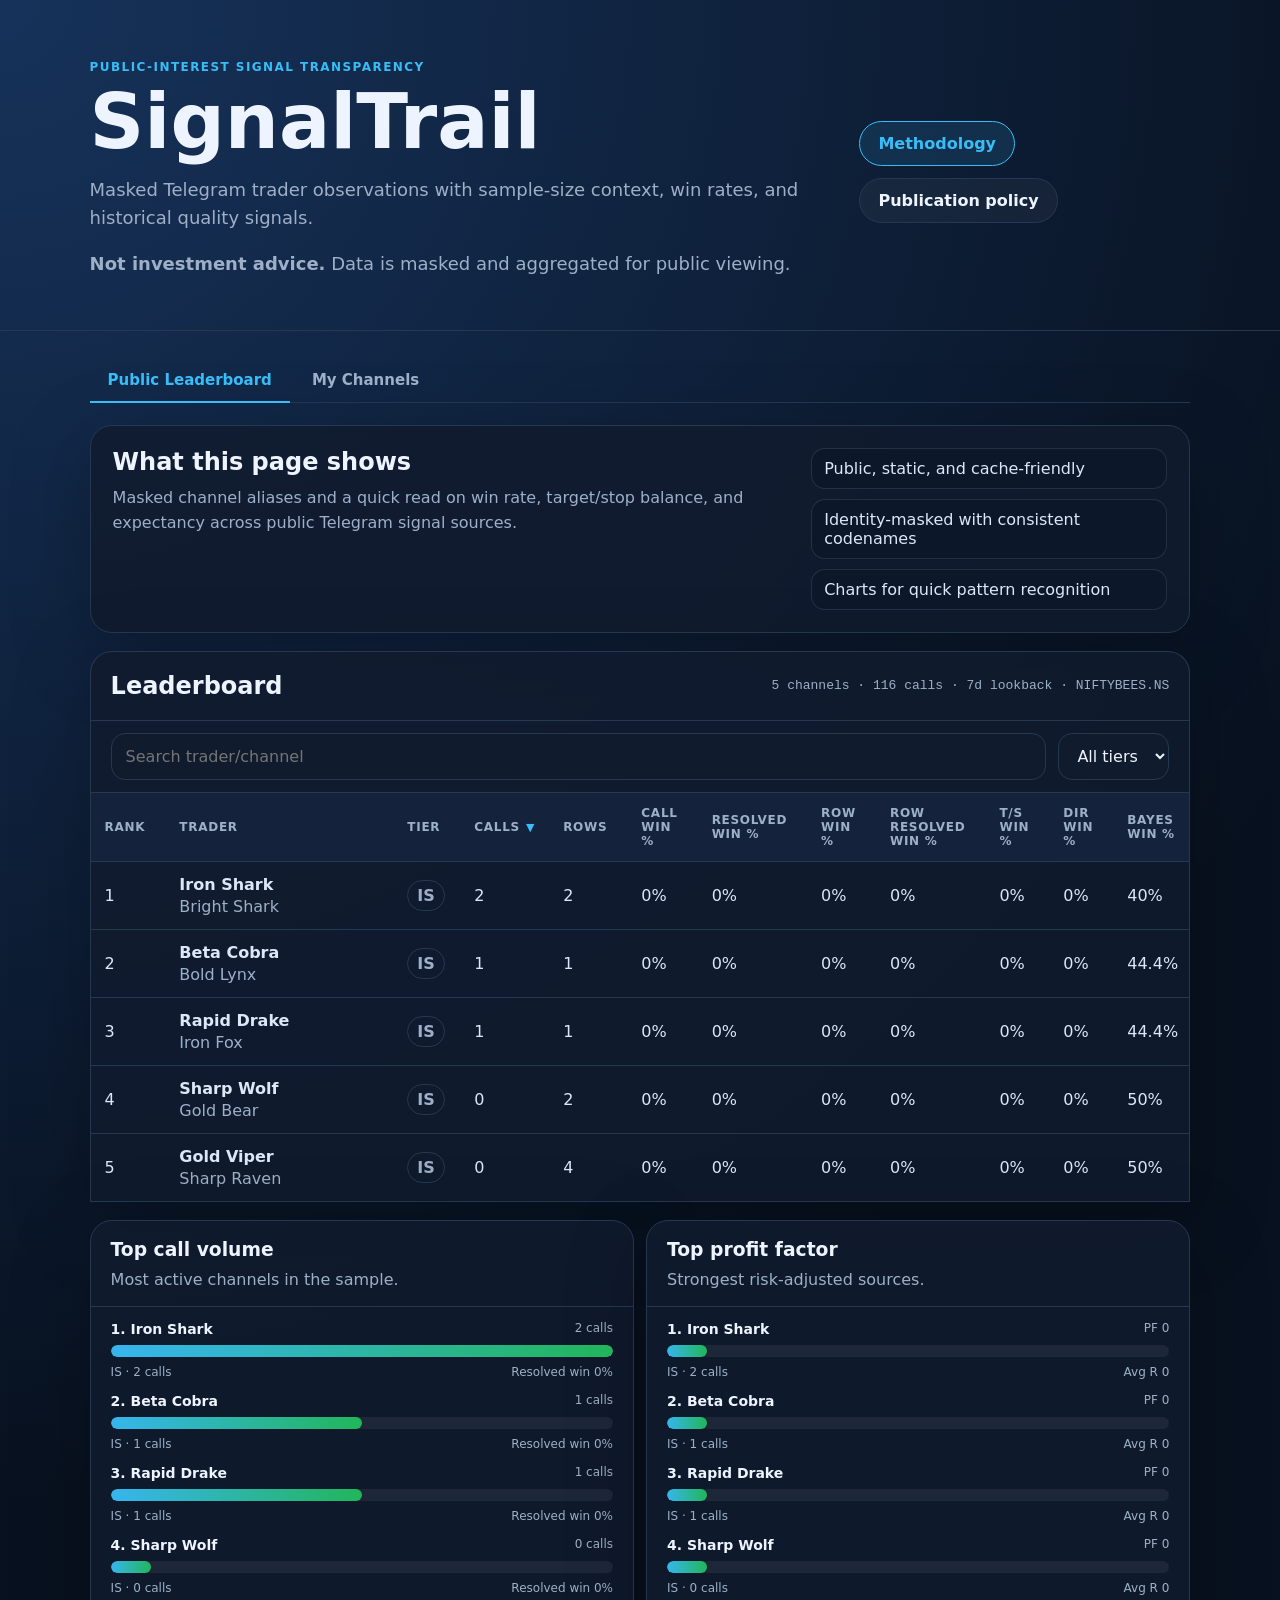
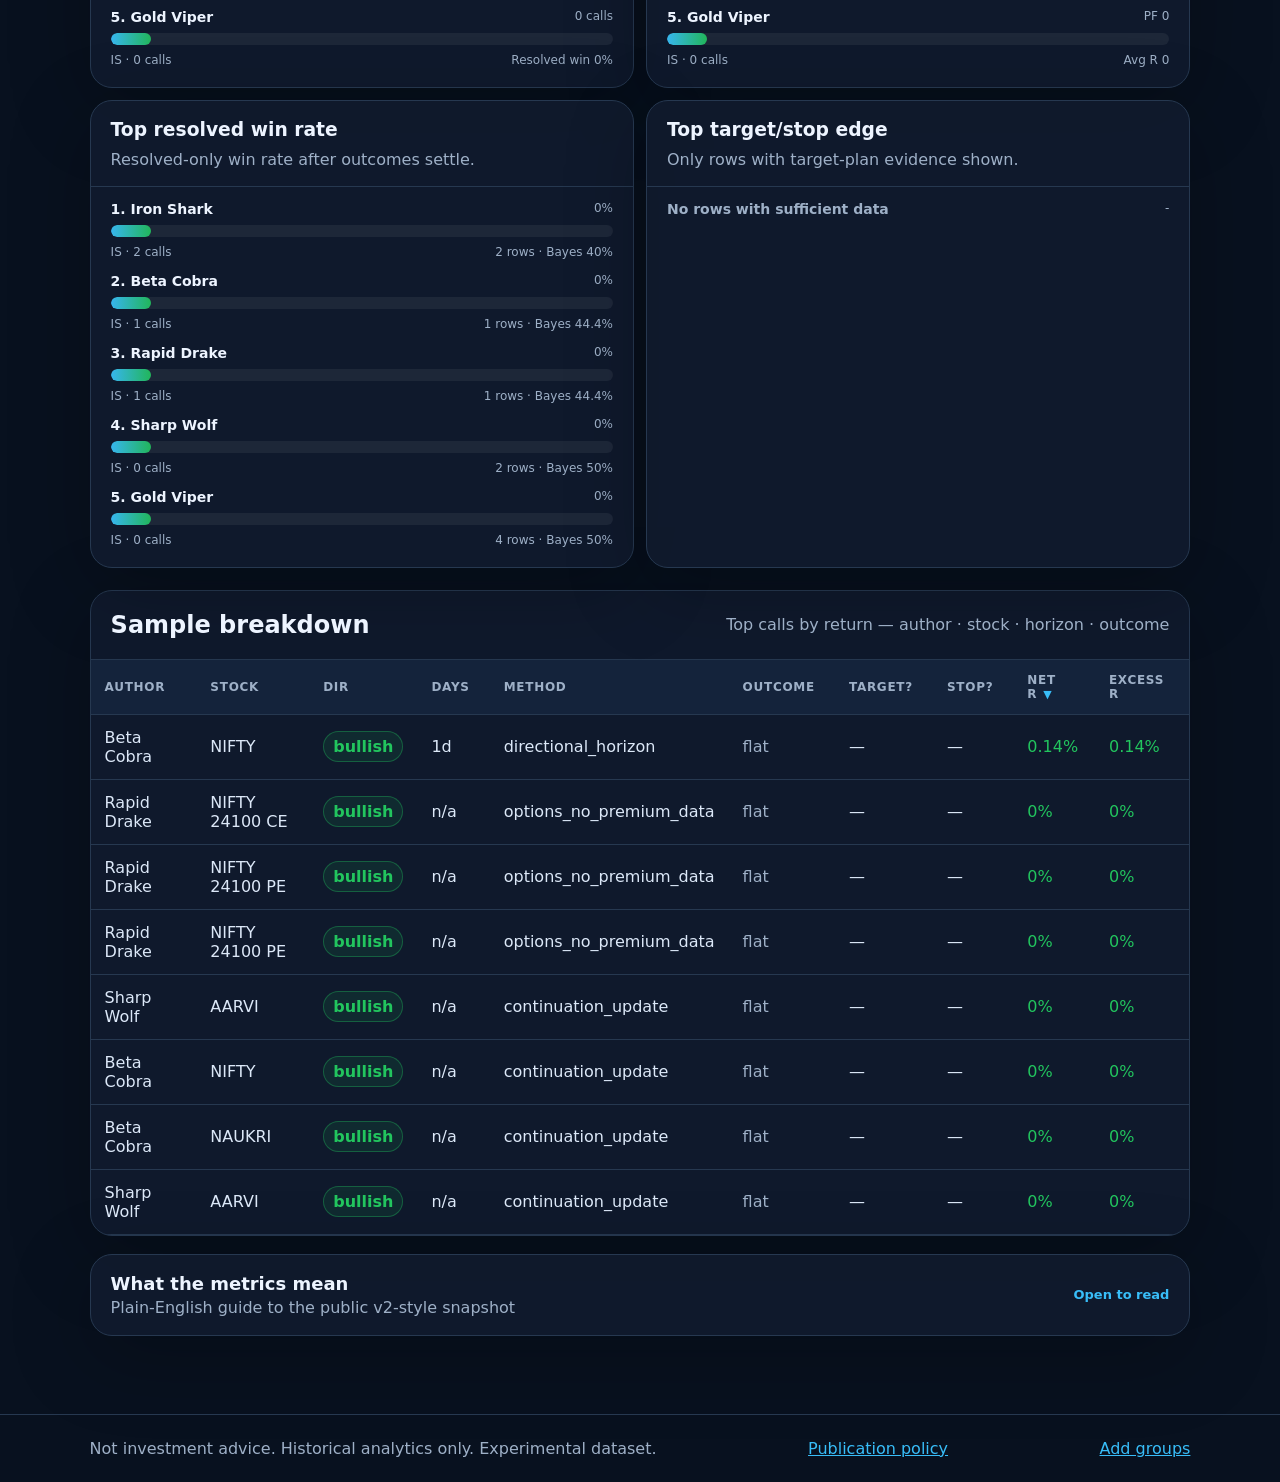
<file: index.html>
<!doctype html>
<html lang="en">
<head>
  <meta charset="utf-8" />
  <meta name="viewport" content="width=device-width, initial-scale=1" />
  <title>SignalTrail</title>
  <link rel="stylesheet" href="styles.css" />
</head>
<body>
  <header class="hero">
    <div>
      <p class="eyebrow">Public-interest signal transparency</p>
      <h1>SignalTrail</h1>
      <p class="lede">Masked Telegram trader observations with sample-size context, win rates, and historical quality signals.</p>
      <p class="lede"><strong>Not investment advice.</strong> Data is masked and aggregated for public viewing.</p>
    </div>
    <div class="hero-actions">
      <a class="button" href="methodology.html">Methodology</a>
      <a class="button button-ghost" href="publication-policy.html">Publication policy</a>
    </div>
  </header>

  <!-- Disclaimer modal -->
  <dialog id="uploadDisclaimer" aria-labelledby="disclaimerTitle">
    <div class="dialog-inner">
      <h2 id="disclaimerTitle">Before you upload your data</h2>
      <ul class="disclaimer-list">
        <li><strong>Your file never leaves your browser.</strong> It is read locally using the FileReader API. Nothing is sent to any server.</li>
        <li><strong>Historical analysis only.</strong> Win rates and rankings are computed from past signals and do not predict future performance.</li>
        <li><strong>No investment advice.</strong> Nothing on this dashboard should influence any buy, sell, or hold decision.</li>
        <li><strong>Accuracy depends on your data.</strong> Results are only as reliable as the signals your <code>evaluate.py</code> run parsed and evaluated.</li>
        <li><strong>No affiliation.</strong> SignalTrail is not affiliated with SEBI, NSE, BSE, or any brokerage.</li>
        <li><strong>You are responsible</strong> for ensuring the channels you evaluated are ones you have legal access to.</li>
      </ul>
      <label class="disclaimer-check">
        <input type="checkbox" id="disclaimerAck" />
        I understand this is experimental historical analysis, not financial or investment advice.
      </label>
      <div class="dialog-actions">
        <button class="button button-ghost" id="disclaimerCancel">Cancel</button>
        <button class="button" id="disclaimerConfirm" disabled>Continue to upload</button>
      </div>
    </div>
  </dialog>

  <main>
    <!-- Tab bar -->
    <nav class="tab-bar" role="tablist" aria-label="Dashboard views">
      <button class="tab active" role="tab" id="tab-btn-public" aria-controls="panel-public" aria-selected="true">
        Public Leaderboard
      </button>
      <button class="tab" role="tab" id="tab-btn-mine" aria-controls="panel-mine" aria-selected="false">
        My Channels
      </button>
    </nav>

    <!-- Public tab panel -->
    <div id="panel-public" role="tabpanel" aria-labelledby="tab-btn-public">
      <section class="intro card">
        <div>
          <h2>What this page shows</h2>
          <p>Masked channel aliases and a quick read on win rate, target/stop balance, and expectancy across public Telegram signal sources.</p>
        </div>
        <ul class="intro-list">
          <li>Public, static, and cache-friendly</li>
          <li>Identity-masked with consistent codenames</li>
          <li>Charts for quick pattern recognition</li>
        </ul>
      </section>
    </div>

    <!-- My Channels tab panel -->
    <div id="panel-mine" role="tabpanel" aria-labelledby="tab-btn-mine" hidden>
      <div id="privateViewBanner" class="private-banner" hidden>
        <span>Viewing your private data &mdash; processed locally in your browser, not stored anywhere.</span>
        <button class="upload-link" id="resetToPublic">Clear and upload another file</button>
      </div>

      <section class="upload-zone card" id="uploadZone" aria-label="Upload your own data">
        <div class="upload-steps">
          <div class="upload-steps-head">
            <p class="upload-title">Analyze your own channels</p>
            <p class="upload-sub">Run the evaluation scripts on your machine, then drop the output file here. Your Telegram credentials never leave your device.</p>
          </div>
          <ol class="steps-list">
            <li>
              <a class="button button-sm" href="https://github.com/disc0nnctd/SignalTrail/archive/refs/heads/main.zip" download>Download scripts</a>
              <span>Unzip — no git required</span>
            </li>
            <li><code>pip install -r requirements.txt</code></li>
            <li><code>python3 scripts/login.py</code> &mdash; one-time Telegram auth</li>
            <li><code>PYTHONPATH=. python3 scripts/evaluate.py</code> &mdash; generates <code>leaderboard-public.json</code></li>
          </ol>
        </div>
        <div class="upload-drop-row">
          <div class="upload-inner" id="uploadDrop">
            <svg width="28" height="28" viewBox="0 0 24 24" fill="none" stroke="currentColor" stroke-width="1.5" aria-hidden="true"><path d="M12 16V8m0 0-3 3m3-3 3 3M20 16.5A4.5 4.5 0 0 0 15.5 12H14a6 6 0 1 0-11.8 1.5"/></svg>
            <div>
              <p class="upload-sub" style="margin:0">Drop <code>leaderboard-public.json</code> here, or <button class="upload-link" id="uploadTrigger">choose file</button></p>
            </div>
          </div>
        </div>
        <input type="file" id="uploadInput" accept=".json,application/json" style="display:none" aria-label="Choose leaderboard JSON file" />
      </section>
    </div>

    <!-- Shared dashboard content (rendered for whichever tab is active) -->
    <section class="card" style="margin-bottom:0;border-bottom:none;border-radius:22px 22px 0 0">
      <div class="card-head">
        <h2>Leaderboard</h2>
        <span id="generated" class="muted" style="font-family:ui-monospace,monospace;font-size:13px">Loading...</span>
      </div>
      <div class="toolbar">
        <input id="search" placeholder="Search trader/channel" />
        <select id="tierFilter">
          <option value="">All tiers</option>
          <option>A</option><option>B</option><option>C</option><option>D</option><option>IS</option>
        </select>
      </div>
      <div class="table-wrap">
        <table id="leaderboard"></table>
      </div>
    </section>

    <section id="charts" class="charts" aria-label="Charts"></section>

    <section class="card">
      <div class="card-head">
        <h2>Sample breakdown</h2>
        <span class="muted">Top calls by return — author · stock · horizon · outcome</span>
      </div>
      <div class="table-wrap">
        <table id="breakdown"></table>
      </div>
    </section>

    <details class="card metric-guide">
      <summary class="metric-summary">
        <span>
          <strong>What the metrics mean</strong>
          <span class="muted">Plain-English guide to the public v2-style snapshot</span>
        </span>
        <span class="metric-summary-hint">Open to read</span>
      </summary>
      <div class="metric-grid">
        <article class="metric-item"><h3>Messages scanned</h3><p>Total Telegram messages ingested in the backfill window before parsing.</p></article>
        <article class="metric-item"><h3>Parsed calls</h3><p>Messages the parser could turn into actionable stock calls or setups.</p></article>
        <article class="metric-item"><h3>Outcome rows</h3><p>All evaluated result rows, including multiple horizons and method types.</p></article>
        <article class="metric-item"><h3>Call win %</h3><p>Share of calls that ended as wins at the call level after resolution.</p></article>
        <article class="metric-item"><h3>Resolved win %</h3><p>Win rate after excluding unresolved or incomplete cases from the denominator.</p></article>
        <article class="metric-item"><h3>Row win %</h3><p>Win rate across every evaluated row, including horizon-based rows.</p></article>
        <article class="metric-item"><h3>Target/stop win %</h3><p>How often a full trade plan hit target before stop when both levels were available.</p></article>
        <article class="metric-item"><h3>Directional win %</h3><p>Directional edge against the benchmark when the parser had to fall back to horizon-based evaluation.</p></article>
        <article class="metric-item"><h3>Bayes win %</h3><p>Shrinkage-adjusted win rate that softens small-sample spikes.</p></article>
        <article class="metric-item"><h3>Avg R</h3><p>Average return in R-multiples; positive means the sample made money on average.</p></article>
        <article class="metric-item"><h3>Profit factor</h3><p>Gross wins divided by gross losses; above 1.0 is better, higher is stronger.</p></article>
        <article class="metric-item"><h3>Confidence</h3><p>Sample-size label that tells you how much trust to place in the row.</p></article>
      </div>
    </details>
  </main>

  <footer>
    <span>Not investment advice. Historical analytics only. Experimental dataset.</span>
    <a href="publication-policy.html">Publication policy</a>
    <a href="add-groups.html">Add groups</a>
  </footer>

  <script src="app.js"></script>
</body>
</html>
</file>
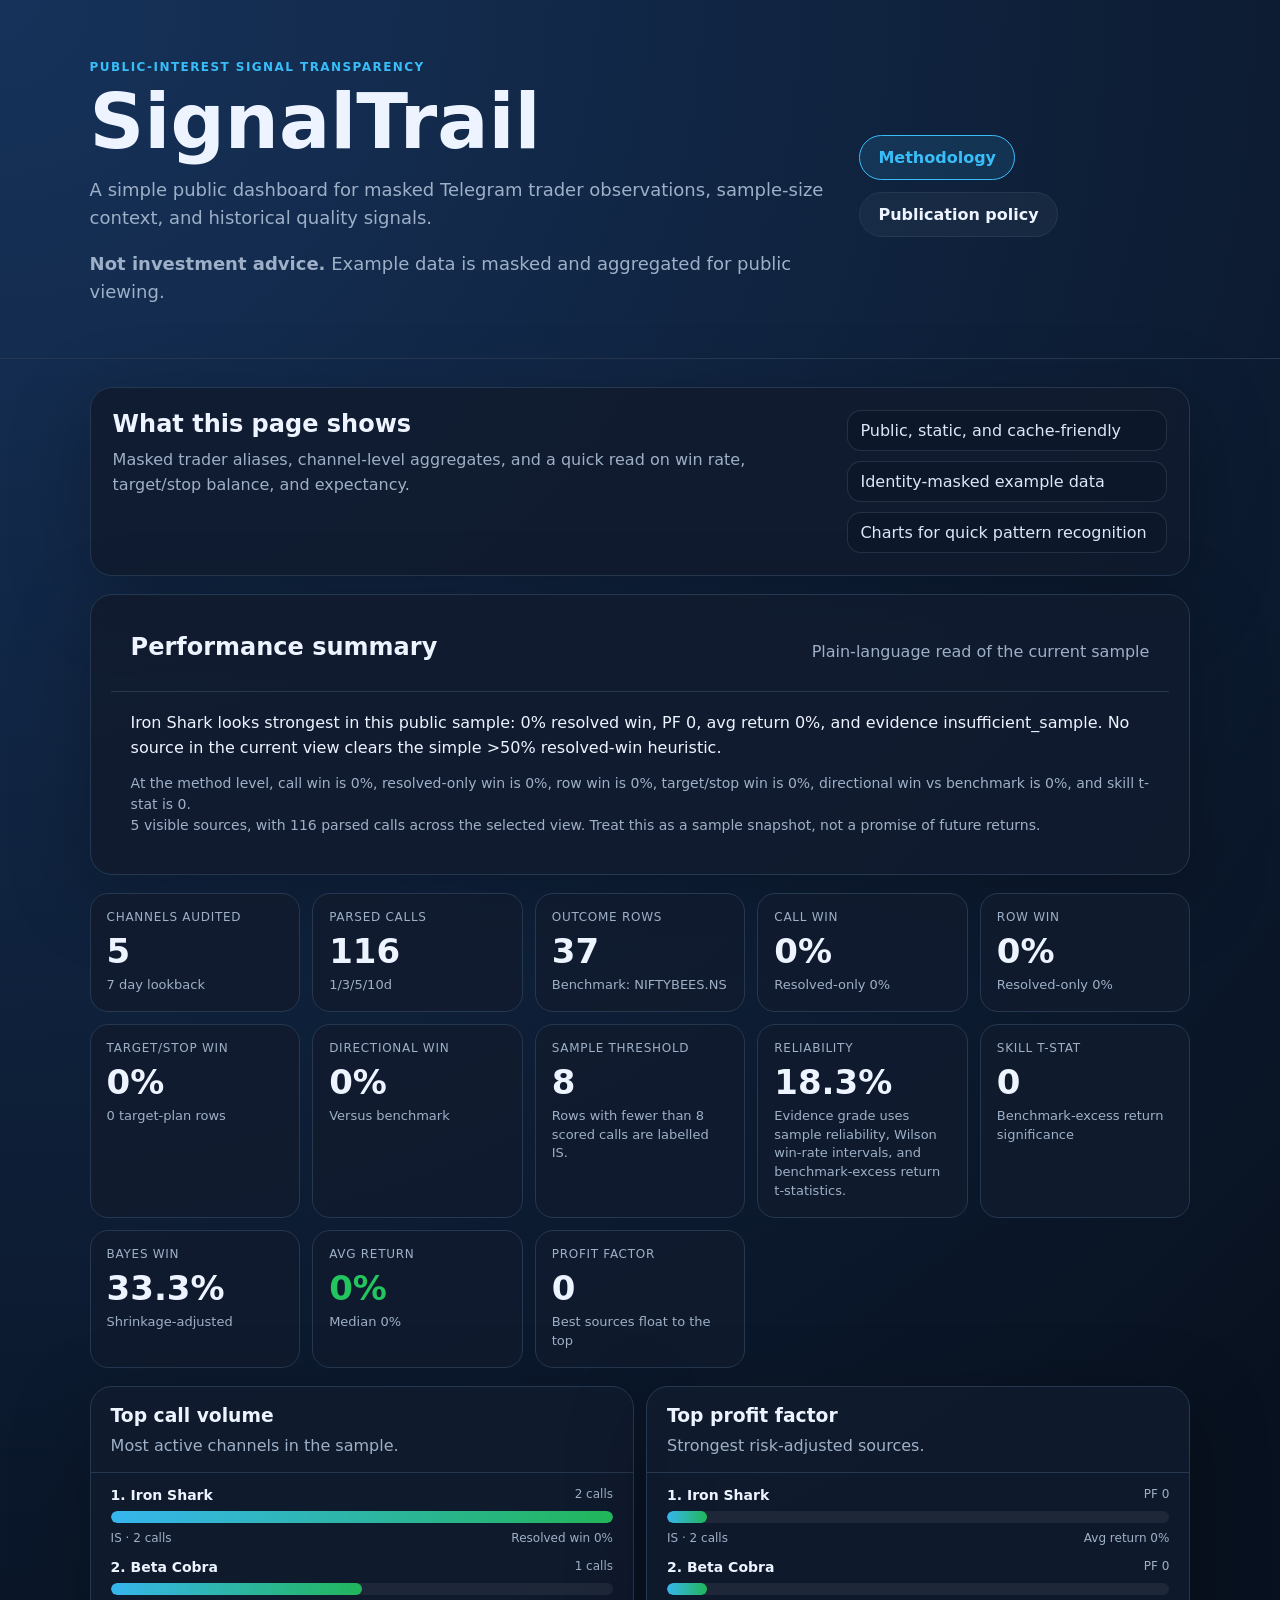
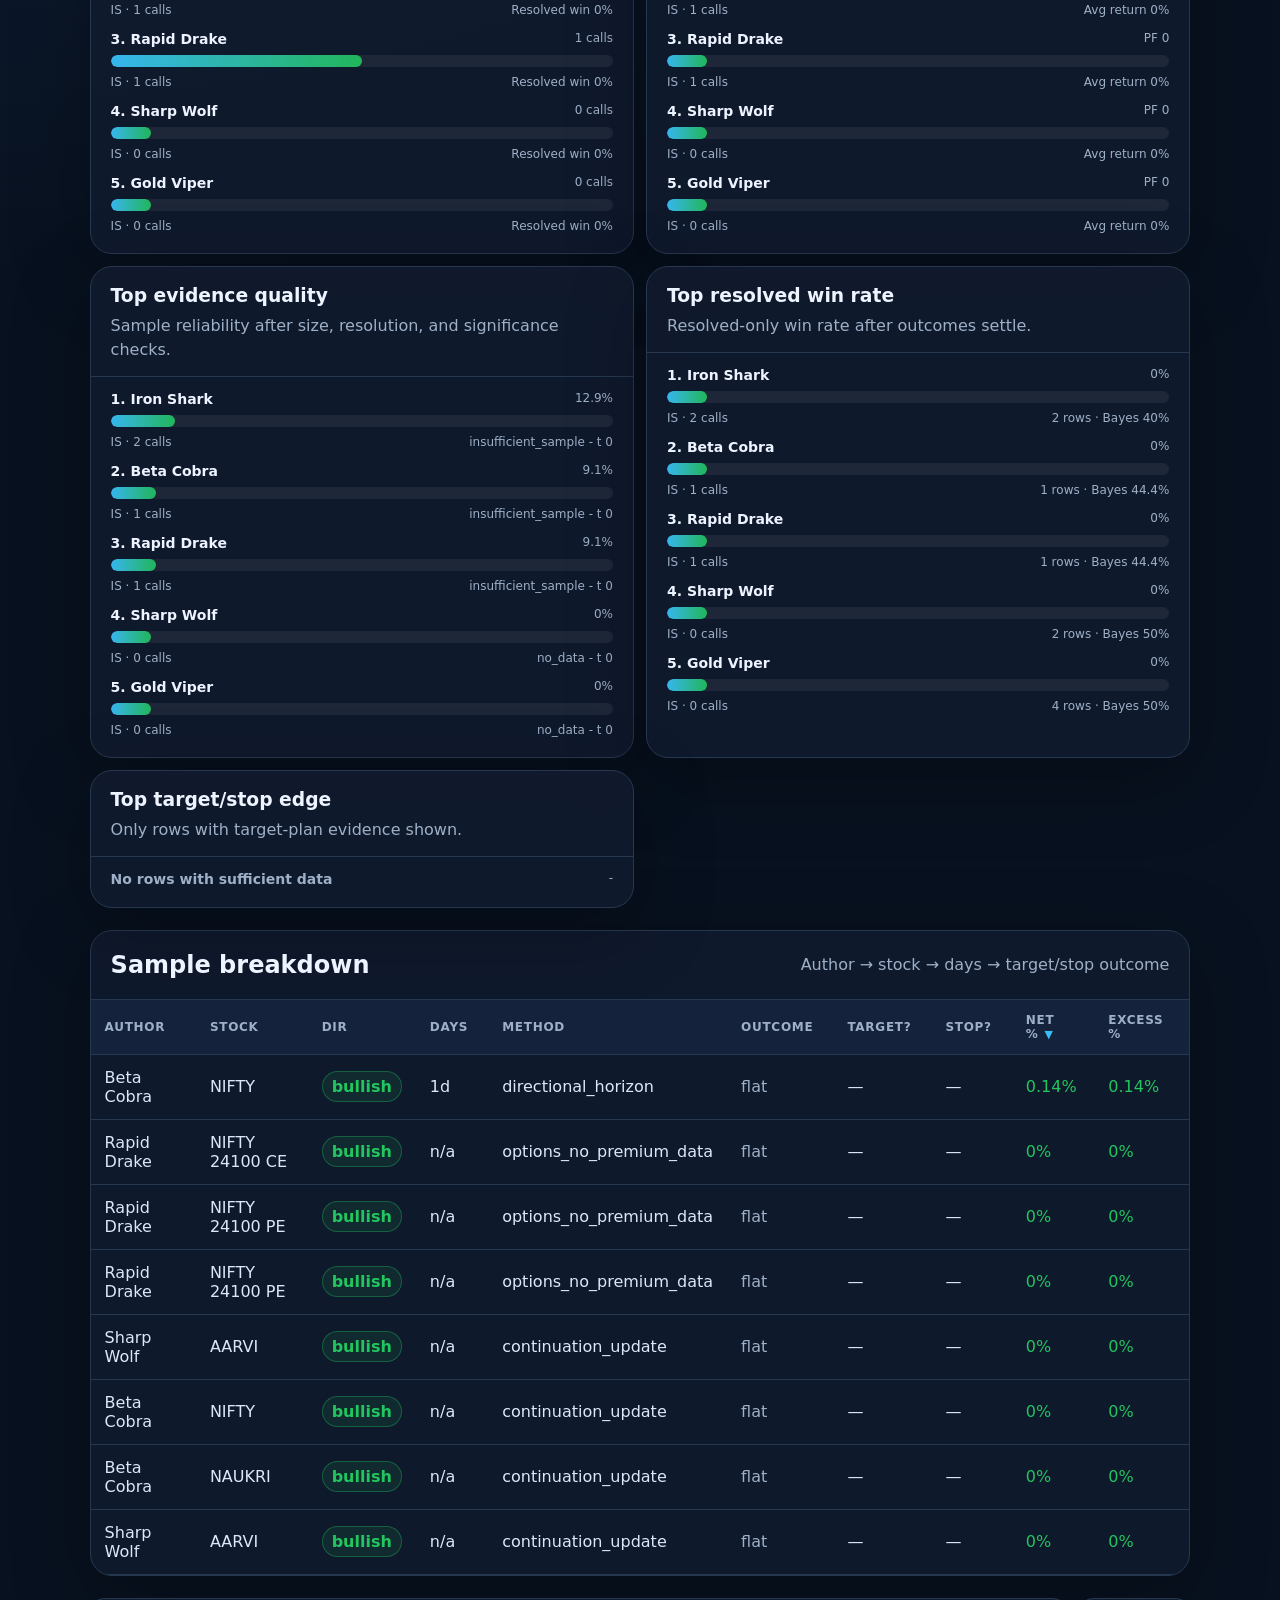
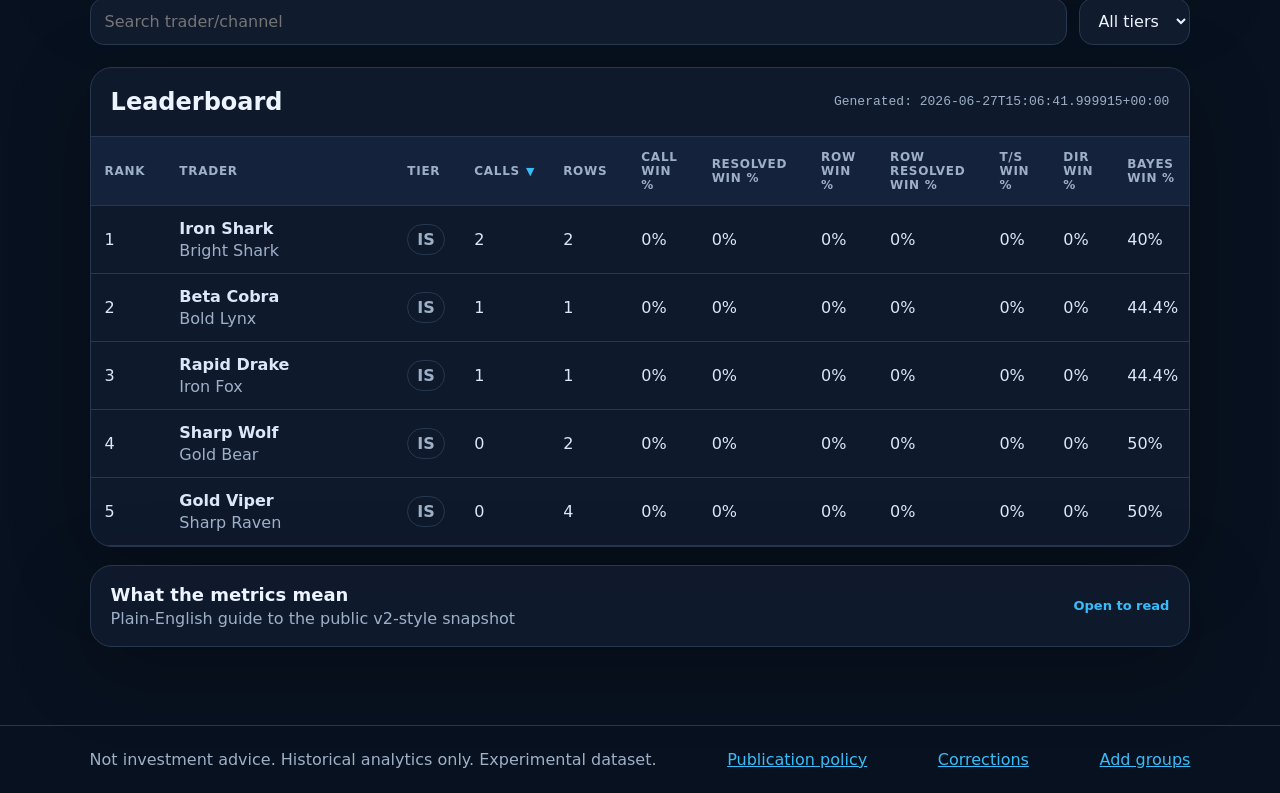
<file: public/index.html>
<!doctype html>
<html lang="en">
<head>
  <meta charset="utf-8" />
  <meta name="viewport" content="width=device-width, initial-scale=1" />
  <title>SignalTrail</title>
  <link rel="icon" href="favicon.svg" type="image/svg+xml" />
  <link rel="stylesheet" href="styles.css" />
</head>
<body>
  <header class="hero">
    <div>
      <p class="eyebrow">Public-interest signal transparency</p>
      <h1>SignalTrail</h1>
      <p class="lede">A simple public dashboard for masked Telegram trader observations, sample-size context, and historical quality signals.</p>
      <p class="lede"><strong>Not investment advice.</strong> Example data is masked and aggregated for public viewing.</p>
    </div>
    <div class="hero-actions">
      <a class="button" href="methodology.html">Methodology</a>
      <a class="button button-ghost" href="publication-policy.html">Publication policy</a>
    </div>
  </header>

  <main>
    <section class="intro card">
      <div>
        <h2>What this page shows</h2>
        <p>Masked trader aliases, channel-level aggregates, and a quick read on win rate, target/stop balance, and expectancy.</p>
      </div>
      <ul class="intro-list">
        <li>Public, static, and cache-friendly</li>
        <li>Identity-masked example data</li>
        <li>Charts for quick pattern recognition</li>
      </ul>
    </section>

    <section id="insight" class="card insight-card" aria-label="Performance summary"></section>

    <section id="summary" class="summary-grid" aria-label="Leaderboard summary"></section>
    <section id="charts" class="charts" aria-label="Charts"></section>

    <section class="card">
      <div class="card-head">
        <h2>Sample breakdown</h2>
        <span class="muted">Author → stock → days → target/stop outcome</span>
      </div>
      <div class="table-wrap">
        <table id="breakdown"></table>
      </div>
    </section>

    <section class="toolbar">
      <input id="search" placeholder="Search trader/channel" />
      <select id="tierFilter">
        <option value="">All tiers</option>
        <option>A</option><option>B</option><option>C</option><option>D</option><option>IS</option>
      </select>
    </section>

    <section class="card">
      <div class="card-head">
        <h2>Leaderboard</h2>
        <span id="generated">Loading...</span>
      </div>
      <div class="table-wrap">
        <table id="leaderboard"></table>
      </div>
    </section>

    <section id="drilldown" class="card drilldown-card" hidden aria-live="polite"></section>

    <details class="card metric-guide">
      <summary class="metric-summary">
        <span>
          <strong>What the metrics mean</strong>
          <span class="muted">Plain-English guide to the public v2-style snapshot</span>
        </span>
        <span class="metric-summary-hint">Open to read</span>
      </summary>
      <div class="metric-grid">
        <article class="metric-item"><h3>Messages scanned</h3><p>Total Telegram messages ingested in the backfill window before parsing.</p></article>
        <article class="metric-item"><h3>Parsed calls</h3><p>Messages the parser could turn into actionable stock calls or setups.</p></article>
        <article class="metric-item"><h3>Outcome rows</h3><p>All evaluated result rows, including multiple horizons and method types.</p></article>
        <article class="metric-item"><h3>Call win %</h3><p>Share of calls that ended as wins at the call level after resolution.</p></article>
        <article class="metric-item"><h3>Resolved win %</h3><p>Win rate after excluding unresolved or incomplete cases from the denominator.</p></article>
        <article class="metric-item"><h3>Row win %</h3><p>Win rate across every evaluated row, including horizon-based rows.</p></article>
        <article class="metric-item"><h3>Target/stop win %</h3><p>How often a full trade plan hit target before stop when both levels were available.</p></article>
        <article class="metric-item"><h3>Directional win %</h3><p>Directional edge against the benchmark when the parser had to fall back to horizon-based evaluation.</p></article>
        <article class="metric-item"><h3>Bayes win %</h3><p>Shrinkage-adjusted win rate that softens small-sample spikes.</p></article>
        <article class="metric-item"><h3>Avg return</h3><p>Average percentage return for resolved calls; positive means the sample made money on average.</p></article>
        <article class="metric-item"><h3>Profit factor</h3><p>Gross wins divided by gross losses; above 1.0 is better, higher is stronger.</p></article>
        <article class="metric-item"><h3>Confidence</h3><p>Sample-size label that tells you how much trust to place in the row.</p></article>
      </div>
    </details>
  </main>

  <footer>
    <span>Not investment advice. Historical analytics only. Experimental dataset.</span>
    <a href="publication-policy.html">Publication policy</a>
    <a href="https://github.com/disc0nnctd/SignalTrail/issues">Corrections</a>
    <a href="add-groups.html">Add groups</a>
  </footer>

  <script src="app.js"></script>
</body>
</html>
</file>
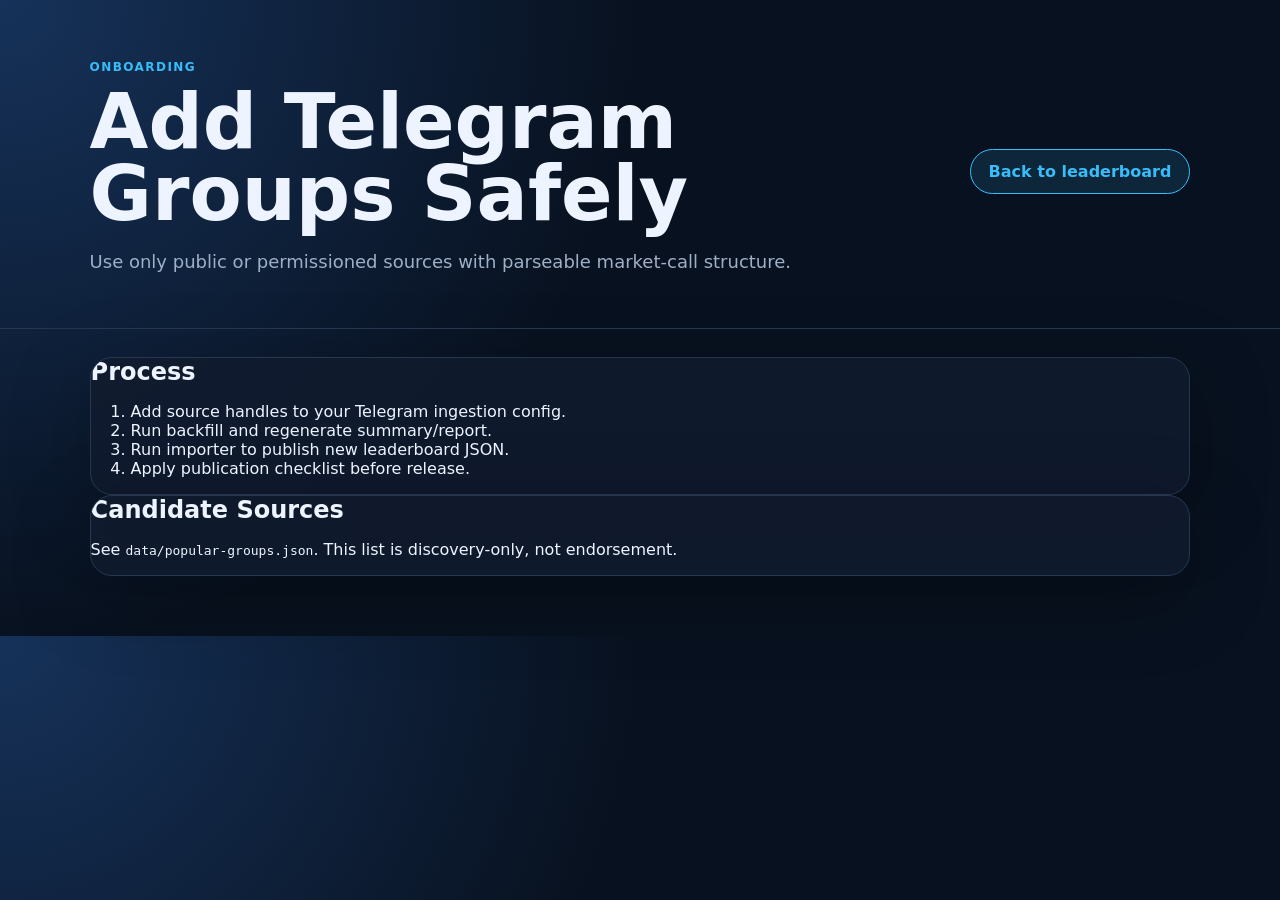
<file: add-groups.html>
<!doctype html>
<html lang="en">
<head>
  <meta charset="utf-8" />
  <meta name="viewport" content="width=device-width, initial-scale=1" />
  <title>SignalTrail Add Groups</title>
  <link rel="stylesheet" href="styles.css" />
</head>
<body>
  <header class="hero">
    <div>
      <p class="eyebrow">Onboarding</p>
      <h1>Add Telegram Groups Safely</h1>
      <p class="lede">Use only public or permissioned sources with parseable market-call structure.</p>
    </div>
    <a class="button" href="/index.html">Back to leaderboard</a>
  </header>
  <main>
    <section class="card">
      <h2>Process</h2>
      <ol>
        <li>Add source handles to your Telegram ingestion config.</li>
        <li>Run backfill and regenerate summary/report.</li>
        <li>Run importer to publish new leaderboard JSON.</li>
        <li>Apply publication checklist before release.</li>
      </ol>
    </section>
    <section class="card">
      <h2>Candidate Sources</h2>
      <p>See <code>data/popular-groups.json</code>. This list is discovery-only, not endorsement.</p>
    </section>
  </main>
</body>
</html>
</file>
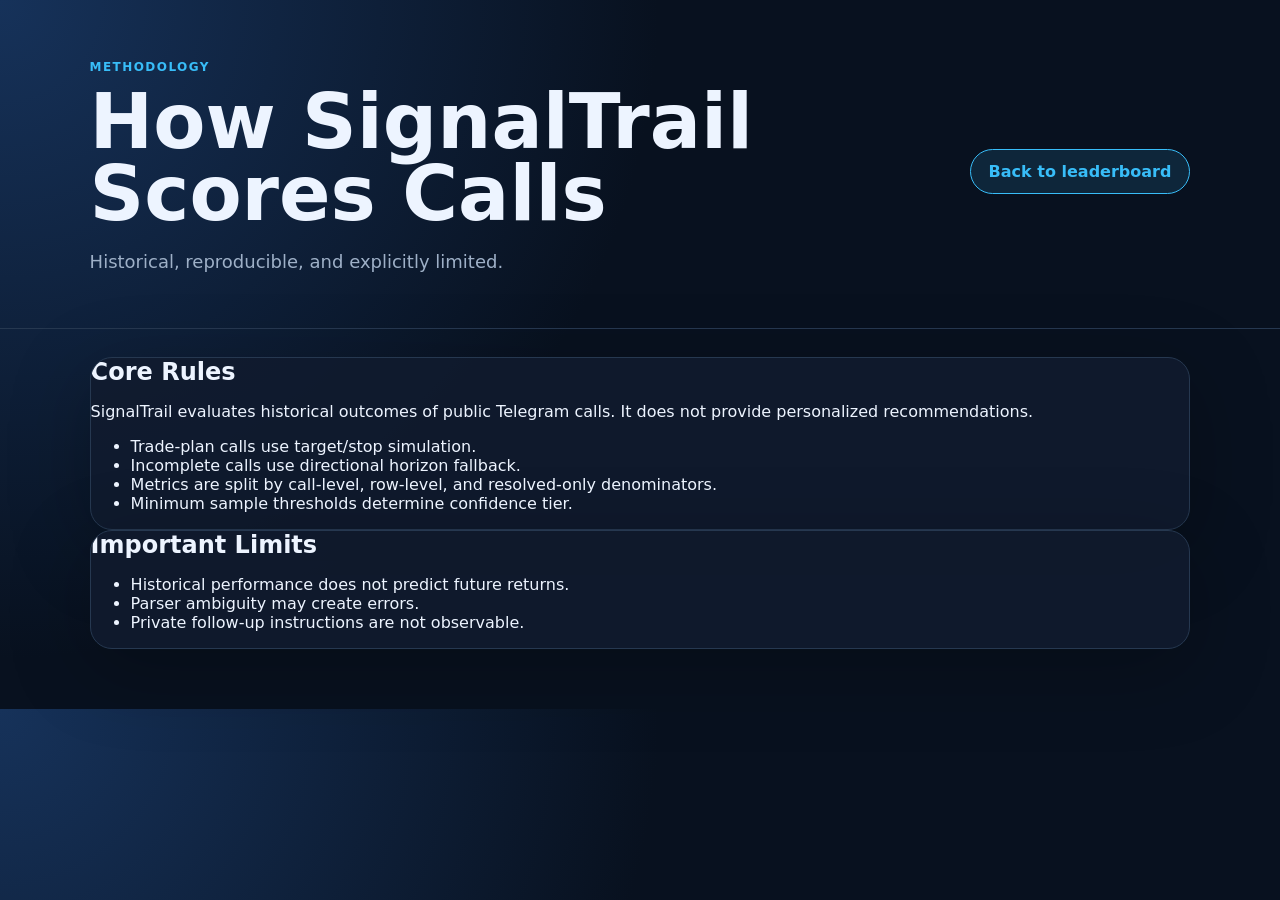
<file: methodology.html>
<!doctype html>
<html lang="en">
<head>
  <meta charset="utf-8" />
  <meta name="viewport" content="width=device-width, initial-scale=1" />
  <title>SignalTrail Methodology</title>
  <link rel="stylesheet" href="styles.css" />
</head>
<body>
  <header class="hero">
    <div>
      <p class="eyebrow">Methodology</p>
      <h1>How SignalTrail Scores Calls</h1>
      <p class="lede">Historical, reproducible, and explicitly limited.</p>
    </div>
    <a class="button" href="/index.html">Back to leaderboard</a>
  </header>
  <main>
    <section class="card">
      <h2>Core Rules</h2>
      <p>SignalTrail evaluates historical outcomes of public Telegram calls. It does not provide personalized recommendations.</p>
      <ul>
        <li>Trade-plan calls use target/stop simulation.</li>
        <li>Incomplete calls use directional horizon fallback.</li>
        <li>Metrics are split by call-level, row-level, and resolved-only denominators.</li>
        <li>Minimum sample thresholds determine confidence tier.</li>
      </ul>
    </section>
    <section class="card">
      <h2>Important Limits</h2>
      <ul>
        <li>Historical performance does not predict future returns.</li>
        <li>Parser ambiguity may create errors.</li>
        <li>Private follow-up instructions are not observable.</li>
      </ul>
    </section>
  </main>
</body>
</html>
</file>
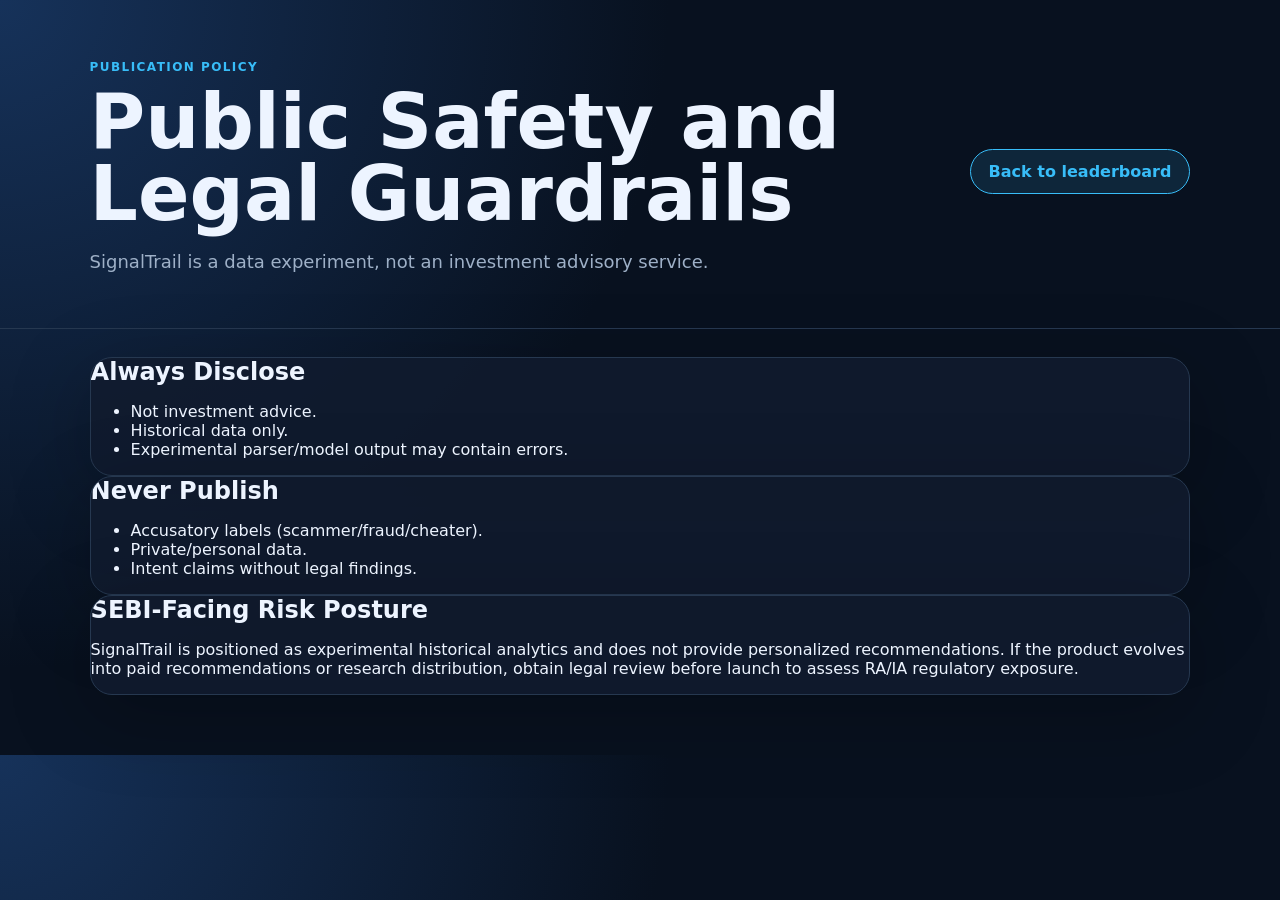
<file: publication-policy.html>
<!doctype html>
<html lang="en">
<head>
  <meta charset="utf-8" />
  <meta name="viewport" content="width=device-width, initial-scale=1" />
  <title>SignalTrail Publication Policy</title>
  <link rel="stylesheet" href="styles.css" />
</head>
<body>
  <header class="hero">
    <div>
      <p class="eyebrow">Publication Policy</p>
      <h1>Public Safety and Legal Guardrails</h1>
      <p class="lede">SignalTrail is a data experiment, not an investment advisory service.</p>
    </div>
    <a class="button" href="/index.html">Back to leaderboard</a>
  </header>
  <main>
    <section class="card">
      <h2>Always Disclose</h2>
      <ul>
        <li>Not investment advice.</li>
        <li>Historical data only.</li>
        <li>Experimental parser/model output may contain errors.</li>
      </ul>
    </section>
    <section class="card">
      <h2>Never Publish</h2>
      <ul>
        <li>Accusatory labels (scammer/fraud/cheater).</li>
        <li>Private/personal data.</li>
        <li>Intent claims without legal findings.</li>
      </ul>
    </section>
    <section class="card">
      <h2>SEBI-Facing Risk Posture</h2>
      <p>SignalTrail is positioned as experimental historical analytics and does not provide personalized recommendations. If the product evolves into paid recommendations or research distribution, obtain legal review before launch to assess RA/IA regulatory exposure.</p>
    </section>
  </main>
</body>
</html>
</file>
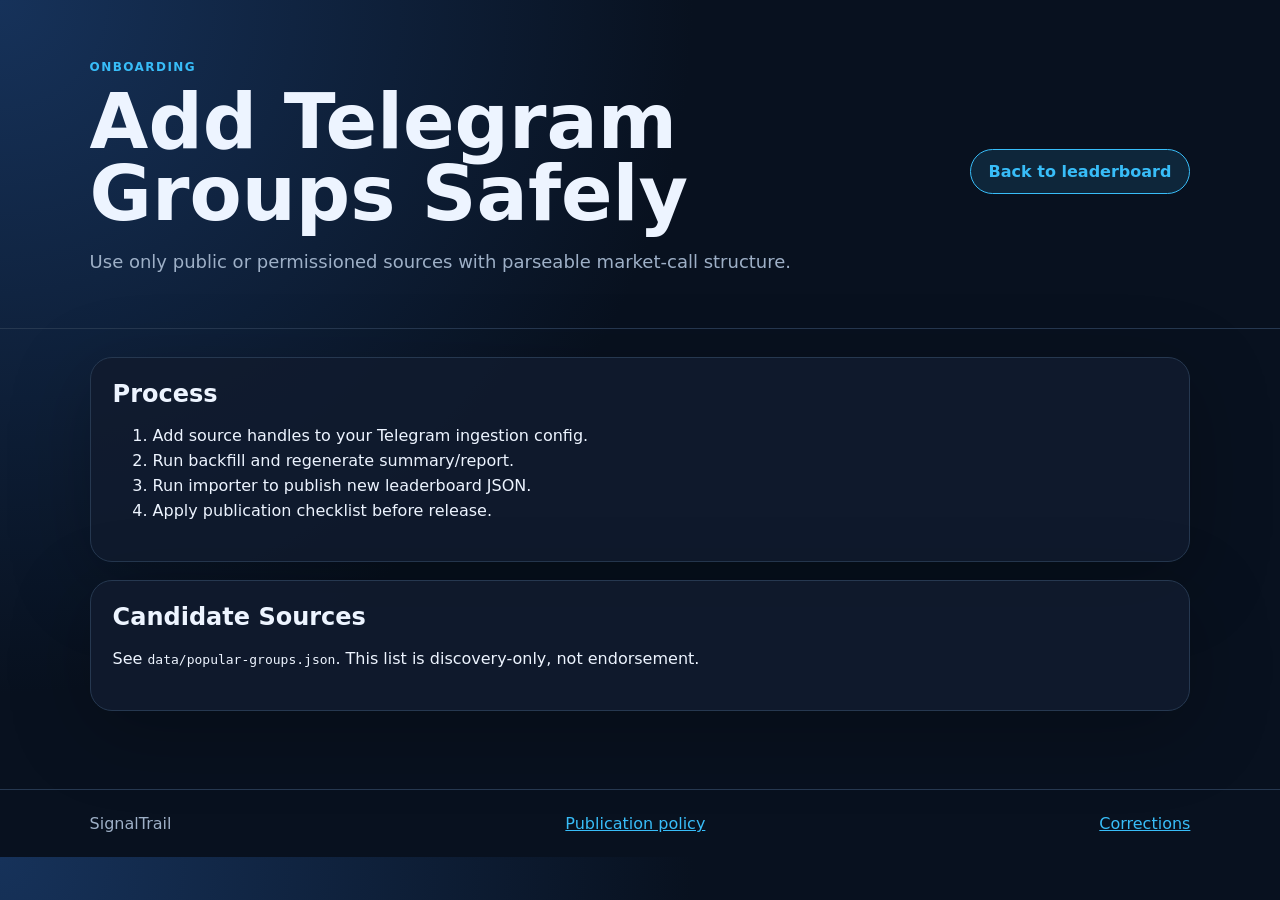
<file: public/add-groups.html>
<!doctype html>
<html lang="en">
<head>
  <meta charset="utf-8" />
  <meta name="viewport" content="width=device-width, initial-scale=1" />
  <title>SignalTrail Add Groups</title>
  <link rel="icon" href="favicon.svg" type="image/svg+xml" />
  <link rel="stylesheet" href="styles.css" />
</head>
<body>
  <header class="hero">
    <div>
      <p class="eyebrow">Onboarding</p>
      <h1>Add Telegram Groups Safely</h1>
      <p class="lede">Use only public or permissioned sources with parseable market-call structure.</p>
    </div>
    <a class="button" href="/index.html">Back to leaderboard</a>
  </header>
  <main>
    <section class="card prose-card">
      <h2>Process</h2>
      <ol>
        <li>Add source handles to your Telegram ingestion config.</li>
        <li>Run backfill and regenerate summary/report.</li>
        <li>Run importer to publish new leaderboard JSON.</li>
        <li>Apply publication checklist before release.</li>
      </ol>
    </section>
    <section class="card prose-card">
      <h2>Candidate Sources</h2>
      <p>See <code>data/popular-groups.json</code>. This list is discovery-only, not endorsement.</p>
    </section>
  </main>
  <footer>
    <span>SignalTrail</span>
    <a href="publication-policy.html">Publication policy</a>
    <a href="https://github.com/disc0nnctd/SignalTrail/issues">Corrections</a>
  </footer>
</body>
</html>
</file>
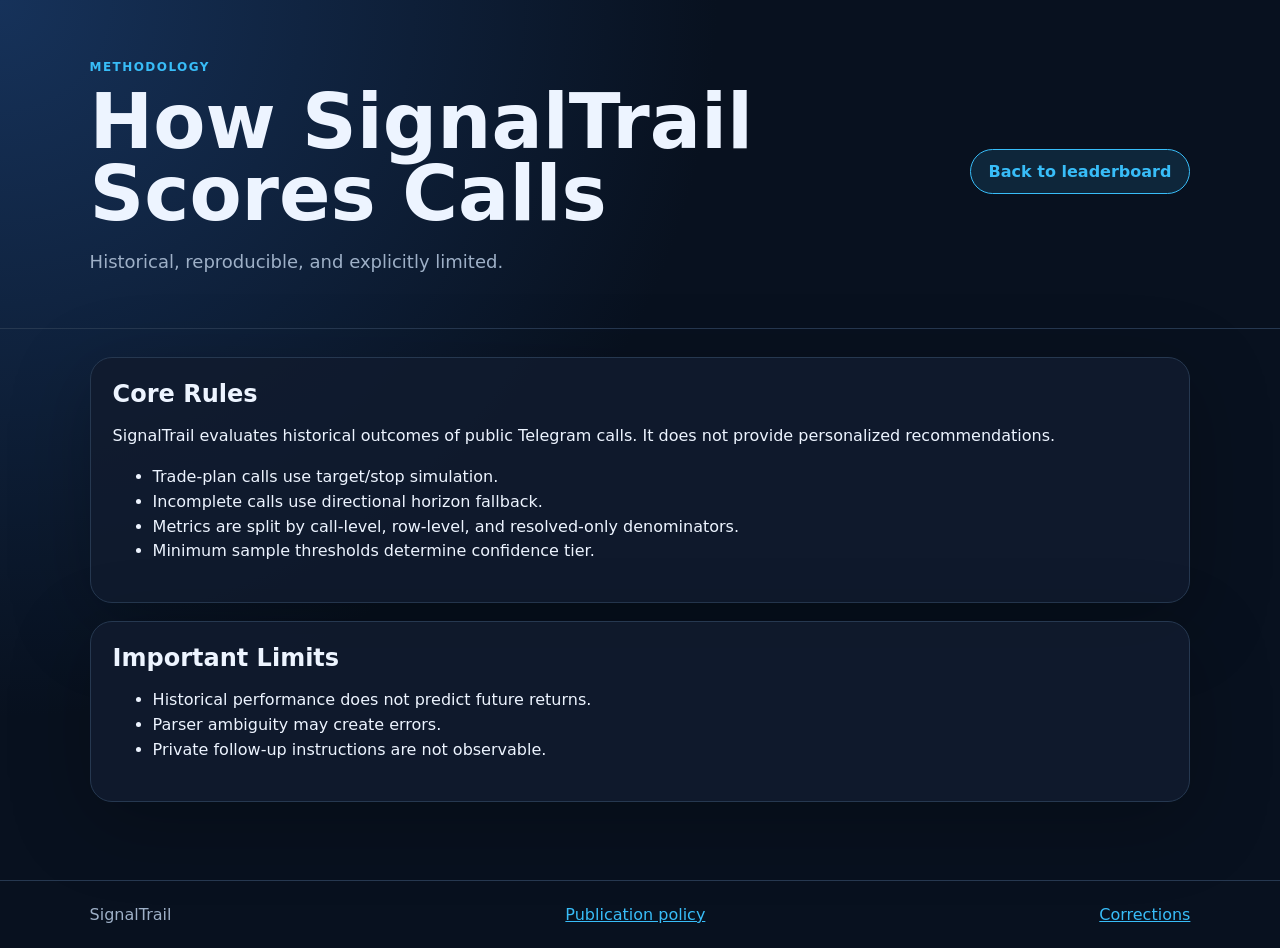
<file: public/methodology.html>
<!doctype html>
<html lang="en">
<head>
  <meta charset="utf-8" />
  <meta name="viewport" content="width=device-width, initial-scale=1" />
  <title>SignalTrail Methodology</title>
  <link rel="icon" href="favicon.svg" type="image/svg+xml" />
  <link rel="stylesheet" href="styles.css" />
</head>
<body>
  <header class="hero">
    <div>
      <p class="eyebrow">Methodology</p>
      <h1>How SignalTrail Scores Calls</h1>
      <p class="lede">Historical, reproducible, and explicitly limited.</p>
    </div>
    <a class="button" href="/index.html">Back to leaderboard</a>
  </header>
  <main>
    <section class="card prose-card">
      <h2>Core Rules</h2>
      <p>SignalTrail evaluates historical outcomes of public Telegram calls. It does not provide personalized recommendations.</p>
      <ul>
        <li>Trade-plan calls use target/stop simulation.</li>
        <li>Incomplete calls use directional horizon fallback.</li>
        <li>Metrics are split by call-level, row-level, and resolved-only denominators.</li>
        <li>Minimum sample thresholds determine confidence tier.</li>
      </ul>
    </section>
    <section class="card prose-card">
      <h2>Important Limits</h2>
      <ul>
        <li>Historical performance does not predict future returns.</li>
        <li>Parser ambiguity may create errors.</li>
        <li>Private follow-up instructions are not observable.</li>
      </ul>
    </section>
  </main>
  <footer>
    <span>SignalTrail</span>
    <a href="publication-policy.html">Publication policy</a>
    <a href="https://github.com/disc0nnctd/SignalTrail/issues">Corrections</a>
  </footer>
</body>
</html>
</file>
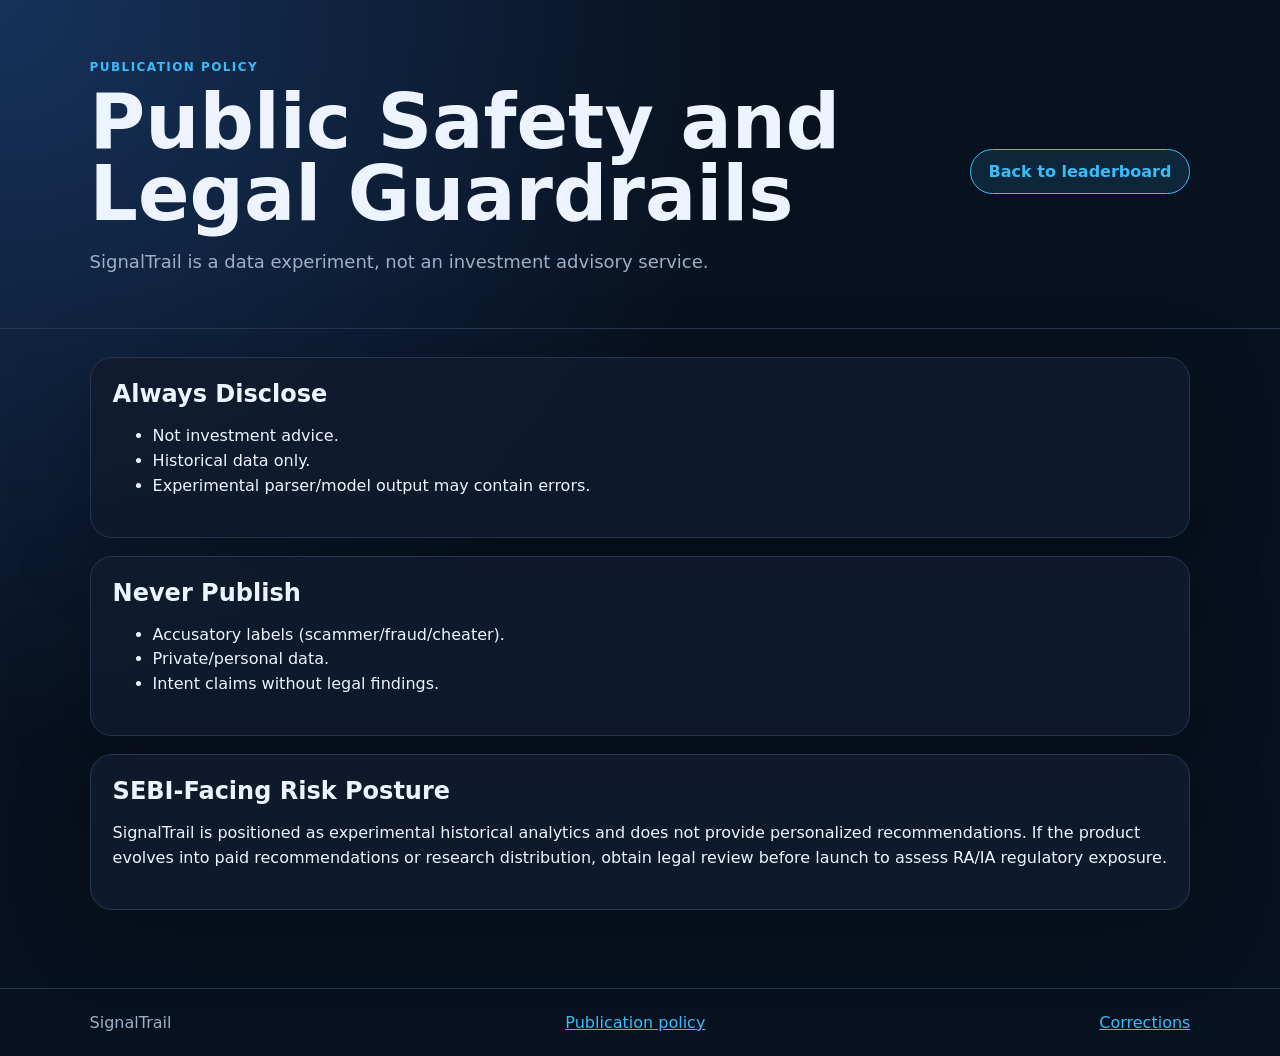
<file: public/publication-policy.html>
<!doctype html>
<html lang="en">
<head>
  <meta charset="utf-8" />
  <meta name="viewport" content="width=device-width, initial-scale=1" />
  <title>SignalTrail Publication Policy</title>
  <link rel="icon" href="favicon.svg" type="image/svg+xml" />
  <link rel="stylesheet" href="styles.css" />
</head>
<body>
  <header class="hero">
    <div>
      <p class="eyebrow">Publication Policy</p>
      <h1>Public Safety and Legal Guardrails</h1>
      <p class="lede">SignalTrail is a data experiment, not an investment advisory service.</p>
    </div>
    <a class="button" href="/index.html">Back to leaderboard</a>
  </header>
  <main>
    <section class="card prose-card">
      <h2>Always Disclose</h2>
      <ul>
        <li>Not investment advice.</li>
        <li>Historical data only.</li>
        <li>Experimental parser/model output may contain errors.</li>
      </ul>
    </section>
    <section class="card prose-card">
      <h2>Never Publish</h2>
      <ul>
        <li>Accusatory labels (scammer/fraud/cheater).</li>
        <li>Private/personal data.</li>
        <li>Intent claims without legal findings.</li>
      </ul>
    </section>
    <section class="card prose-card">
      <h2>SEBI-Facing Risk Posture</h2>
      <p>SignalTrail is positioned as experimental historical analytics and does not provide personalized recommendations. If the product evolves into paid recommendations or research distribution, obtain legal review before launch to assess RA/IA regulatory exposure.</p>
    </section>
  </main>
  <footer>
    <span>SignalTrail</span>
    <a href="publication-policy.html">Publication policy</a>
    <a href="https://github.com/disc0nnctd/SignalTrail/issues">Corrections</a>
  </footer>
</body>
</html>
</file>
<file: styles.css>
:root { color-scheme: dark; --bg:#08111f; --panel:#101b2e; --panel2:#14233b; --panel3:#0d1728; --text:#edf4ff; --muted:#9eb0c7; --line:#263850; --good:#22c55e; --bad:#ef4444; --warn:#f59e0b; --accent:#38bdf8; }
* { box-sizing: border-box; }
body { margin:0; font-family: Inter, ui-sans-serif, system-ui, -apple-system, Segoe UI, sans-serif; background: radial-gradient(circle at top left, #16325a, var(--bg) 45%); color:var(--text); }
a { color:var(--accent); }
.hero { padding:48px 7vw 34px; display:flex; justify-content:space-between; align-items:center; gap:28px; border-bottom:1px solid var(--line); }
.eyebrow { color:var(--accent); text-transform:uppercase; letter-spacing:.12em; font-size:12px; font-weight:800; }
h1 { margin:.1em 0; font-size: clamp(36px, 6vw, 76px); line-height:.95; }
.lede { color:var(--muted); max-width:820px; font-size:18px; line-height:1.55; }
.hero-actions { display:flex; gap:12px; flex-wrap:wrap; }
.button { border:1px solid var(--accent); padding:12px 18px; border-radius:999px; text-decoration:none; font-weight:800; background:rgba(56,189,248,.12); white-space:nowrap; }
.button-ghost { border-color:var(--line); background:rgba(255,255,255,.04); color:var(--text); }
main { padding:28px 7vw 60px; }
.card, .intro { background:rgba(16,27,46,.88); border:1px solid var(--line); border-radius:22px; box-shadow:0 20px 80px rgba(0,0,0,.25); overflow:hidden; }
.intro { display:flex; justify-content:space-between; gap:22px; padding:22px; margin-bottom:18px; align-items:flex-start; }
.intro h2 { margin:0 0 10px; }
.intro p { margin:0; color:var(--muted); max-width:720px; line-height:1.55; }
.intro-list { list-style:none; margin:0; padding:0; display:grid; gap:10px; min-width:min(320px, 100%); }
.intro-list li { padding:10px 12px; border:1px solid rgba(158,176,199,.16); border-radius:14px; background:rgba(13,23,40,.6); color:#dce8f8; }
.insight-card { margin-bottom:18px; padding:18px 20px; }
.insight-card h2 { margin:0 0 10px; }
.insight-copy { color:var(--text); line-height:1.6; font-size:16px; margin:0 0 12px; }
.insight-meta { color:var(--muted); line-height:1.5; margin:0; font-size:14px; }
.metric-guide { margin-bottom:18px; }
.metric-guide { margin-top:18px; }
.metric-guide summary { list-style:none; cursor:pointer; }
.metric-guide summary::-webkit-details-marker { display:none; }
.metric-summary { display:flex; justify-content:space-between; align-items:center; gap:16px; padding:18px 20px; }
.metric-summary strong { display:block; font-size:18px; margin-bottom:4px; }
.metric-summary .muted { display:block; }
.metric-summary-hint { color:var(--accent); font-size:13px; font-weight:800; white-space:nowrap; }
.metric-guide[open] .metric-summary { border-bottom:1px solid var(--line); }
.metric-grid { display:grid; grid-template-columns:repeat(3, minmax(0, 1fr)); gap:12px; padding:18px 20px 22px; }
.metric-item { padding:14px 14px 16px; border:1px solid rgba(158,176,199,.16); border-radius:16px; background:rgba(13,23,40,.6); }
.metric-item h3 { margin:0 0 8px; font-size:16px; }
.metric-item p { margin:0; color:var(--muted); line-height:1.5; font-size:14px; }
.summary-grid { display:grid; grid-template-columns:repeat(5, minmax(0, 1fr)); gap:12px; margin:18px 0; }
.stat { background:rgba(16,27,46,.88); border:1px solid var(--line); border-radius:18px; padding:16px; }
.stat-label { color:var(--muted); font-size:12px; text-transform:uppercase; letter-spacing:.06em; }
.stat-value { margin-top:10px; font-size:clamp(22px, 3vw, 34px); font-weight:900; line-height:1; }
.stat-note { margin-top:8px; color:var(--muted); font-size:13px; line-height:1.45; }
.sortable { cursor:pointer; user-select:none; }
.sortable button { all:unset; display:block; width:100%; cursor:pointer; }
.sort-indicator { color:var(--accent); font-size:11px; margin-left:6px; }
.charts { display:grid; grid-template-columns:repeat(2, minmax(0, 1fr)); gap:12px; margin:18px 0 22px; }
.chart-card { padding:0; }
.chart-head { padding:18px 20px 14px; border-bottom:1px solid var(--line); }
.chart-head h3 { margin:0 0 8px; }
.chart-head p { margin:0; color:var(--muted); line-height:1.5; }
.bars { padding:14px 20px 20px; display:grid; gap:14px; }
.bar-row { display:grid; gap:8px; }
.bar-top { display:flex; justify-content:space-between; gap:12px; font-size:14px; }
.bar-name { font-weight:700; }
.bar-meta, .bar-foot { color:var(--muted); font-size:12px; }
.bar-track { position:relative; height:12px; border-radius:999px; background:rgba(255,255,255,.06); overflow:hidden; }
.bar-fill { position:absolute; inset:0 auto 0 0; border-radius:999px; background:linear-gradient(90deg, rgba(56,189,248,.95), rgba(34,197,94,.9)); }
.bar-fill.good { background:linear-gradient(90deg, rgba(34,197,94,.95), rgba(56,189,248,.9)); }
.bar-fill.warn { background:linear-gradient(90deg, rgba(245,158,11,.95), rgba(56,189,248,.9)); }
.bar-foot { display:flex; justify-content:space-between; gap:12px; }
.toolbar { display:flex; gap:12px; padding:12px 20px; border-bottom:1px solid var(--line); }
input, select { background:var(--panel); border:1px solid var(--line); color:var(--text); border-radius:14px; padding:12px 14px; font:inherit; }
input { min-width:280px; flex:1; }
.card-head { display:flex; justify-content:space-between; align-items:center; gap:16px; padding:20px; border-bottom:1px solid var(--line); }
h2 { margin:0; }
#generated { color:var(--muted); font-family:ui-monospace, SFMono-Regular, Menlo, monospace; font-size:13px; }
.table-wrap { overflow:auto; }
table { width:100%; border-collapse:collapse; min-width:900px; }
th, td { padding:13px 14px; text-align:left; border-bottom:1px solid var(--line); }
th { color:var(--muted); font-size:12px; text-transform:uppercase; letter-spacing:.06em; background:var(--panel2); position:sticky; top:0; }
td { color:#dce8f8; }
.tier { display:inline-flex; min-width:34px; justify-content:center; padding:5px 9px; border-radius:999px; font-weight:900; border:1px solid var(--line); }
.tier.A,.tier.B { color:var(--good); background:rgba(34,197,94,.1); border-color:rgba(34,197,94,.35); }
.tier.C { color:var(--warn); background:rgba(245,158,11,.1); border-color:rgba(245,158,11,.35); }
.tier.D { color:var(--bad); background:rgba(239,68,68,.1); border-color:rgba(239,68,68,.35); }
.tier.IS { color:var(--muted); }
.tier.bullish { color:var(--good); background:rgba(34,197,94,.1); border-color:rgba(34,197,94,.35); }
.tier.bearish { color:var(--bad); background:rgba(239,68,68,.1); border-color:rgba(239,68,68,.35); }
.tier.neutral { color:var(--muted); }
/* SEBI badges */
.sebi-badge { display:inline-flex; align-items:center; gap:3px; padding:4px 8px; border-radius:999px; font-size:11px; font-weight:700; white-space:nowrap; }
.sebi-num { color:#22c55e; background:rgba(34,197,94,.1); border:1px solid rgba(34,197,94,.3); font-family:ui-monospace,monospace; }
.sebi-claimed { color:var(--warn); background:rgba(245,158,11,.1); border:1px solid rgba(245,158,11,.3); }
.sebi-no { color:var(--bad); background:rgba(239,68,68,.1); border:1px solid rgba(239,68,68,.3); }
.sebi-unverified { opacity:.6; font-size:10px; }
/* Data quality badges */
.dq-badge { display:inline-block; padding:3px 7px; border-radius:6px; font-size:11px; font-weight:700; }
.dq-full { color:#22c55e; background:rgba(34,197,94,.12); }
.dq-partial { color:var(--accent); background:rgba(56,189,248,.12); }
.dq-warn { color:var(--warn); background:rgba(245,158,11,.12); }
.dq-none { color:var(--muted); background:rgba(255,255,255,.05); }
/* Red flags */
.red-flag { display:inline-block; padding:2px 6px; margin:2px 2px 0 0; border-radius:5px; font-size:10px; font-weight:700; color:var(--bad); background:rgba(239,68,68,.1); border:1px solid rgba(239,68,68,.2); }
.red-flag-inline { color:var(--bad); font-size:11px; font-weight:700; }
.flag-row { margin-top:5px; }
.row-flagged { background:rgba(239,68,68,.04); }
/* Trader cell */
.trader-cell { display:flex; flex-direction:column; gap:3px; min-width:200px; }
.trader-name { font-weight:700; color:#dce8f8; }
.trader-meta { display:flex; align-items:center; gap:6px; }
.channel-link { color:var(--accent); font-size:12px; text-decoration:none; font-family:ui-monospace,monospace; }
.channel-link:hover { text-decoration:underline; }
.info-icon { display:inline-block; margin-left:5px; color:var(--muted); font-size:12px; cursor:help; vertical-align:middle; }
/* Confidence badges */
.conf-badge { display:inline-block; padding:3px 7px; border-radius:6px; font-size:11px; font-weight:700; }
.conf-eligible { color:#22c55e; background:rgba(34,197,94,.12); }
.conf-is { color:var(--muted); background:rgba(255,255,255,.05); }
.conf-none { color:var(--warn); background:rgba(245,158,11,.1); }
/* Dataset switcher & misc */
.button-sm { padding:8px 13px; font-size:12px; }
.obs-note { color:var(--muted); font-size:12px; cursor:help; }

.good { color:var(--good); } .bad { color:var(--bad); } .muted { color:var(--muted); }
footer { padding:24px 7vw; display:flex; justify-content:space-between; gap:16px; border-top:1px solid var(--line); color:var(--muted); }

/* Tab bar */
.tab-bar { display:flex; gap:4px; margin-bottom:22px; border-bottom:1px solid var(--line); padding-bottom:0; }
.tab { background:none; border:none; color:var(--muted); cursor:pointer; font:inherit; font-size:15px; font-weight:600; padding:12px 18px; border-radius:10px 10px 0 0; border-bottom:2px solid transparent; margin-bottom:-1px; transition:color .15s, border-color .15s; }
.tab:hover { color:var(--text); }
.tab.active { color:var(--accent); border-bottom-color:var(--accent); }

/* Upload zone */
.upload-zone { margin-bottom:18px; }
.upload-steps { padding:22px 26px 16px; border-bottom:1px solid var(--line); }
.upload-steps-head { margin-bottom:16px; }
.upload-title { font-size:17px; font-weight:700; margin:0 0 6px; }
.upload-sub { margin:0 0 4px; color:var(--muted); font-size:14px; }
.steps-list { margin:0; padding:0; list-style:none; display:flex; flex-direction:column; gap:10px; }
.steps-list li { display:flex; align-items:center; gap:12px; font-size:13px; color:var(--muted); counter-increment:steps; }
.steps-list li::before { content:counter(steps); display:inline-flex; align-items:center; justify-content:center; width:22px; height:22px; border-radius:50%; border:1px solid var(--line); color:var(--accent); font-size:11px; font-weight:700; flex-shrink:0; }
.steps-list { counter-reset:steps; }
.steps-list code { font-family:ui-monospace,monospace; font-size:12px; color:var(--accent); background:rgba(56,189,248,.08); padding:3px 7px; border-radius:6px; }
.upload-drop-row { padding:14px 26px 18px; }
.upload-inner { display:flex; align-items:center; gap:14px; padding:14px 18px; border:1.5px dashed var(--line); border-radius:14px; cursor:default; transition:background .15s, border-color .15s; }
.upload-inner svg { color:var(--accent); flex-shrink:0; opacity:.7; }
.upload-link { background:none; border:none; color:var(--accent); cursor:pointer; font:inherit; padding:0; text-decoration:underline; }
.upload-inner.drag-over { background:rgba(56,189,248,.07); border-color:rgba(56,189,248,.5); }

/* Disclaimer dialog */
dialog { background:var(--panel); border:1px solid var(--line); border-radius:22px; color:var(--text); padding:0; max-width:560px; width:calc(100% - 32px); box-shadow:0 32px 120px rgba(0,0,0,.6); }
dialog::backdrop { background:rgba(0,0,0,.65); backdrop-filter:blur(4px); }
.dialog-inner { padding:28px 28px 24px; }
.dialog-inner h2 { margin:0 0 18px; font-size:20px; }
.disclaimer-list { margin:0 0 20px; padding-left:18px; display:grid; gap:10px; color:var(--muted); font-size:14px; line-height:1.55; }
.disclaimer-list strong { color:var(--text); }
.disclaimer-list code { font-family:ui-monospace,monospace; font-size:12px; color:var(--accent); background:rgba(56,189,248,.1); padding:1px 5px; border-radius:4px; }
.disclaimer-check { display:flex; align-items:flex-start; gap:10px; font-size:14px; color:var(--text); line-height:1.5; padding:14px; border:1px solid var(--line); border-radius:14px; background:rgba(255,255,255,.03); cursor:pointer; margin-bottom:20px; }
.disclaimer-check input { margin-top:2px; flex-shrink:0; accent-color:var(--accent); }
.dialog-actions { display:flex; justify-content:flex-end; gap:10px; }

/* Private view banner */
[hidden] { display:none !important; }
.private-banner { display:flex; justify-content:space-between; align-items:center; gap:12px; padding:12px 18px; border-radius:14px; background:rgba(56,189,248,.08); border:1px solid rgba(56,189,248,.25); margin-bottom:18px; font-size:14px; color:var(--accent); }
@media (max-width:980px){ .summary-grid { grid-template-columns:repeat(2, minmax(0, 1fr)); } .charts { grid-template-columns:1fr; } .intro { flex-direction:column; } .metric-grid { grid-template-columns:repeat(2, minmax(0, 1fr)); } }
@media (max-width:760px){ .hero, footer { flex-direction:column; align-items:flex-start; } .toolbar { flex-direction:column; } input { min-width:0; width:100%; } .summary-grid { grid-template-columns:1fr; } .metric-grid { grid-template-columns:1fr; } }
</file>
<file: public/styles.css>
:root { color-scheme: dark; --bg:#08111f; --panel:#101b2e; --panel2:#14233b; --panel3:#0d1728; --text:#edf4ff; --muted:#9eb0c7; --line:#263850; --good:#22c55e; --bad:#ef4444; --warn:#f59e0b; --accent:#38bdf8; }
* { box-sizing: border-box; }
body { margin:0; font-family: Inter, ui-sans-serif, system-ui, -apple-system, Segoe UI, sans-serif; background: radial-gradient(circle at top left, #16325a, var(--bg) 45%); color:var(--text); }
a { color:var(--accent); }
.hero { padding:48px 7vw 34px; display:flex; justify-content:space-between; align-items:center; gap:28px; border-bottom:1px solid var(--line); }
.eyebrow { color:var(--accent); text-transform:uppercase; letter-spacing:.12em; font-size:12px; font-weight:800; }
h1 { margin:.1em 0; font-size: clamp(36px, 6vw, 76px); line-height:.95; }
.lede { color:var(--muted); max-width:820px; font-size:18px; line-height:1.55; }
.hero-actions { display:flex; gap:12px; flex-wrap:wrap; }
.button { border:1px solid var(--accent); padding:12px 18px; border-radius:999px; text-decoration:none; font-weight:800; background:rgba(56,189,248,.12); white-space:nowrap; }
.button-ghost { border-color:var(--line); background:rgba(255,255,255,.04); color:var(--text); }
main { padding:28px 7vw 60px; }
.card, .intro { background:rgba(16,27,46,.88); border:1px solid var(--line); border-radius:22px; box-shadow:0 20px 80px rgba(0,0,0,.25); overflow:hidden; }
.prose-card { padding:22px; margin-bottom:18px; }
.prose-card h2 { margin:0 0 14px; }
.prose-card p, .prose-card li { line-height:1.55; }
.intro { display:flex; justify-content:space-between; gap:22px; padding:22px; margin-bottom:18px; align-items:flex-start; }
.intro h2 { margin:0 0 10px; }
.intro p { margin:0; color:var(--muted); max-width:720px; line-height:1.55; }
.intro-list { list-style:none; margin:0; padding:0; display:grid; gap:10px; min-width:min(320px, 100%); }
.intro-list li { padding:10px 12px; border:1px solid rgba(158,176,199,.16); border-radius:14px; background:rgba(13,23,40,.6); color:#dce8f8; }
.insight-card { margin-bottom:18px; padding:18px 20px; }
.insight-card h2 { margin:0 0 10px; }
.insight-copy { color:var(--text); line-height:1.6; font-size:16px; margin:0 0 12px; }
.insight-meta { color:var(--muted); line-height:1.5; margin:0; font-size:14px; }
.metric-guide { margin-bottom:18px; }
.metric-guide { margin-top:18px; }
.metric-guide summary { list-style:none; cursor:pointer; }
.metric-guide summary::-webkit-details-marker { display:none; }
.metric-summary { display:flex; justify-content:space-between; align-items:center; gap:16px; padding:18px 20px; }
.metric-summary strong { display:block; font-size:18px; margin-bottom:4px; }
.metric-summary .muted { display:block; }
.metric-summary-hint { color:var(--accent); font-size:13px; font-weight:800; white-space:nowrap; }
.metric-guide[open] .metric-summary { border-bottom:1px solid var(--line); }
.metric-grid { display:grid; grid-template-columns:repeat(3, minmax(0, 1fr)); gap:12px; padding:18px 20px 22px; }
.metric-item { padding:14px 14px 16px; border:1px solid rgba(158,176,199,.16); border-radius:16px; background:rgba(13,23,40,.6); }
.metric-item h3 { margin:0 0 8px; font-size:16px; }
.metric-item p { margin:0; color:var(--muted); line-height:1.5; font-size:14px; }
.summary-grid { display:grid; grid-template-columns:repeat(5, minmax(0, 1fr)); gap:12px; margin:18px 0; }
.stat { background:rgba(16,27,46,.88); border:1px solid var(--line); border-radius:18px; padding:16px; }
.stat-label { color:var(--muted); font-size:12px; text-transform:uppercase; letter-spacing:.06em; }
.stat-value { margin-top:10px; font-size:clamp(22px, 3vw, 34px); font-weight:900; line-height:1; }
.stat-note { margin-top:8px; color:var(--muted); font-size:13px; line-height:1.45; }
.sortable { cursor:pointer; user-select:none; }
.sortable button { all:unset; display:block; width:100%; cursor:pointer; }
.sort-indicator { color:var(--accent); font-size:11px; margin-left:6px; }
.charts { display:grid; grid-template-columns:repeat(2, minmax(0, 1fr)); gap:12px; margin:18px 0 22px; }
.chart-card { padding:0; }
.chart-head { padding:18px 20px 14px; border-bottom:1px solid var(--line); }
.chart-head h3 { margin:0 0 8px; }
.chart-head p { margin:0; color:var(--muted); line-height:1.5; }
.bars { padding:14px 20px 20px; display:grid; gap:14px; }
.bar-row { display:grid; gap:8px; }
.bar-top { display:flex; justify-content:space-between; gap:12px; font-size:14px; }
.bar-name { font-weight:700; }
.bar-meta, .bar-foot { color:var(--muted); font-size:12px; }
.bar-track { position:relative; height:12px; border-radius:999px; background:rgba(255,255,255,.06); overflow:hidden; }
.bar-fill { position:absolute; inset:0 auto 0 0; border-radius:999px; background:linear-gradient(90deg, rgba(56,189,248,.95), rgba(34,197,94,.9)); }
.bar-fill.good { background:linear-gradient(90deg, rgba(34,197,94,.95), rgba(56,189,248,.9)); }
.bar-fill.warn { background:linear-gradient(90deg, rgba(245,158,11,.95), rgba(56,189,248,.9)); }
.bar-foot { display:flex; justify-content:space-between; gap:12px; }
.toolbar { display:flex; gap:12px; margin:22px 0; }
input, select { background:var(--panel); border:1px solid var(--line); color:var(--text); border-radius:14px; padding:12px 14px; font:inherit; }
input { min-width:280px; flex:1; }
.card-head { display:flex; justify-content:space-between; align-items:center; gap:16px; padding:20px; border-bottom:1px solid var(--line); }
h2 { margin:0; }
#generated { color:var(--muted); font-family:ui-monospace, SFMono-Regular, Menlo, monospace; font-size:13px; }
.table-wrap { overflow:auto; }
table { width:100%; border-collapse:collapse; min-width:900px; }
th, td { padding:13px 14px; text-align:left; border-bottom:1px solid var(--line); }
th { color:var(--muted); font-size:12px; text-transform:uppercase; letter-spacing:.06em; background:var(--panel2); position:sticky; top:0; }
td { color:#dce8f8; }
.tier { display:inline-flex; min-width:34px; justify-content:center; padding:5px 9px; border-radius:999px; font-weight:900; border:1px solid var(--line); }
.tier.A,.tier.B { color:var(--good); background:rgba(34,197,94,.1); border-color:rgba(34,197,94,.35); }
.tier.C { color:var(--warn); background:rgba(245,158,11,.1); border-color:rgba(245,158,11,.35); }
.tier.D { color:var(--bad); background:rgba(239,68,68,.1); border-color:rgba(239,68,68,.35); }
.tier.IS { color:var(--muted); }
.tier.bullish { color:var(--good); background:rgba(34,197,94,.1); border-color:rgba(34,197,94,.35); }
.tier.bearish { color:var(--bad); background:rgba(239,68,68,.1); border-color:rgba(239,68,68,.35); }
.tier.neutral { color:var(--muted); }
/* SEBI badges */
.sebi-badge { display:inline-flex; align-items:center; gap:3px; padding:4px 8px; border-radius:999px; font-size:11px; font-weight:700; white-space:nowrap; }
.sebi-num { color:#22c55e; background:rgba(34,197,94,.1); border:1px solid rgba(34,197,94,.3); font-family:ui-monospace,monospace; }
.sebi-claimed { color:var(--warn); background:rgba(245,158,11,.1); border:1px solid rgba(245,158,11,.3); }
.sebi-no { color:var(--bad); background:rgba(239,68,68,.1); border:1px solid rgba(239,68,68,.3); }
.sebi-unverified { opacity:.6; font-size:10px; }
/* Data quality badges */
.dq-badge { display:inline-block; padding:3px 7px; border-radius:6px; font-size:11px; font-weight:700; }
.dq-full { color:#22c55e; background:rgba(34,197,94,.12); }
.dq-partial { color:var(--accent); background:rgba(56,189,248,.12); }
.dq-warn { color:var(--warn); background:rgba(245,158,11,.12); }
.dq-none { color:var(--muted); background:rgba(255,255,255,.05); }
/* Red flags */
.red-flag { display:inline-block; padding:2px 6px; margin:2px 2px 0 0; border-radius:5px; font-size:10px; font-weight:700; color:var(--bad); background:rgba(239,68,68,.1); border:1px solid rgba(239,68,68,.2); }
.red-flag-inline { color:var(--bad); font-size:11px; font-weight:700; }
.flag-row { margin-top:5px; }
.row-flagged { background:rgba(239,68,68,.04); }
/* Trader cell */
.trader-cell { display:flex; flex-direction:column; gap:3px; min-width:200px; }
.trader-open { all:unset; cursor:pointer; display:inline-flex; align-items:center; width:max-content; max-width:100%; }
.trader-open:hover .trader-name { color:var(--accent); }
.trader-name { font-weight:700; color:#dce8f8; }
.trader-meta { display:flex; align-items:center; gap:6px; }
.channel-link { color:var(--accent); font-size:12px; text-decoration:none; font-family:ui-monospace,monospace; }
.channel-link:hover { text-decoration:underline; }
.row-selected { background:rgba(56,189,248,.08); }
.drilldown-card { margin-top:18px; }
.drilldown-body { padding:18px 20px 22px; display:grid; gap:18px; }
.drilldown-stats { display:grid; grid-template-columns:repeat(4, minmax(0, 1fr)); gap:12px; }
.drilldown-grid { display:grid; grid-template-columns:minmax(0, 1.4fr) minmax(300px, .6fr); gap:16px; align-items:start; }
.drilldown-grid h3 { margin:0 0 10px; }
.parsed-call-list { display:grid; gap:10px; }
.parsed-call { border:1px solid rgba(158,176,199,.16); border-radius:10px; background:rgba(13,23,40,.55); overflow:hidden; }
.parsed-call-head { all:unset; cursor:pointer; display:flex; justify-content:space-between; gap:12px; width:100%; padding:12px 14px; font-weight:800; }
.parsed-call-head:hover { background:rgba(56,189,248,.08); }
.parsed-call-detail { display:grid; gap:12px; padding:0 14px 14px; }
.parsed-grid { display:grid; grid-template-columns:minmax(120px, .35fr) minmax(0, 1fr); gap:8px 12px; margin:0; }
.parsed-grid dt { color:var(--muted); text-transform:capitalize; }
.parsed-grid dd { margin:0; color:#dce8f8; overflow-wrap:anywhere; }
.raw-message { margin:0; padding:12px; border-radius:8px; border:1px solid rgba(158,176,199,.16); background:rgba(0,0,0,.22); color:#dce8f8; white-space:pre-wrap; overflow-wrap:anywhere; font:12px/1.55 ui-monospace, SFMono-Regular, Menlo, monospace; }
.small-table table { min-width:420px; }
.info-icon { display:inline-block; margin-left:5px; color:var(--muted); font-size:12px; cursor:help; vertical-align:middle; }
/* Confidence badges */
.conf-badge { display:inline-block; padding:3px 7px; border-radius:6px; font-size:11px; font-weight:700; }
.conf-eligible { color:#22c55e; background:rgba(34,197,94,.12); }
.conf-is { color:var(--muted); background:rgba(255,255,255,.05); }
.conf-none { color:var(--warn); background:rgba(245,158,11,.1); }
/* Dataset switcher & misc */
.button-sm { padding:8px 13px; font-size:12px; }
.obs-note { color:var(--muted); font-size:12px; cursor:help; }

.good { color:var(--good); } .bad { color:var(--bad); } .muted { color:var(--muted); }
footer { padding:24px 7vw; display:flex; justify-content:space-between; gap:16px; border-top:1px solid var(--line); color:var(--muted); }
@media (max-width:980px){ .summary-grid { grid-template-columns:repeat(2, minmax(0, 1fr)); } .charts { grid-template-columns:1fr; } .intro { flex-direction:column; } .metric-grid { grid-template-columns:repeat(2, minmax(0, 1fr)); } .drilldown-stats { grid-template-columns:repeat(2, minmax(0, 1fr)); } .drilldown-grid { grid-template-columns:1fr; } }
@media (max-width:760px){ .hero, footer { flex-direction:column; align-items:flex-start; } .card-head, .metric-summary { flex-direction:column; align-items:flex-start; } #generated { overflow-wrap:anywhere; } .toolbar { flex-direction:column; } input { min-width:0; width:100%; } .summary-grid { grid-template-columns:1fr; } .metric-grid { grid-template-columns:1fr; } .drilldown-stats { grid-template-columns:1fr; } .parsed-call-head { flex-direction:column; } .parsed-grid { grid-template-columns:1fr; } }
</file>
